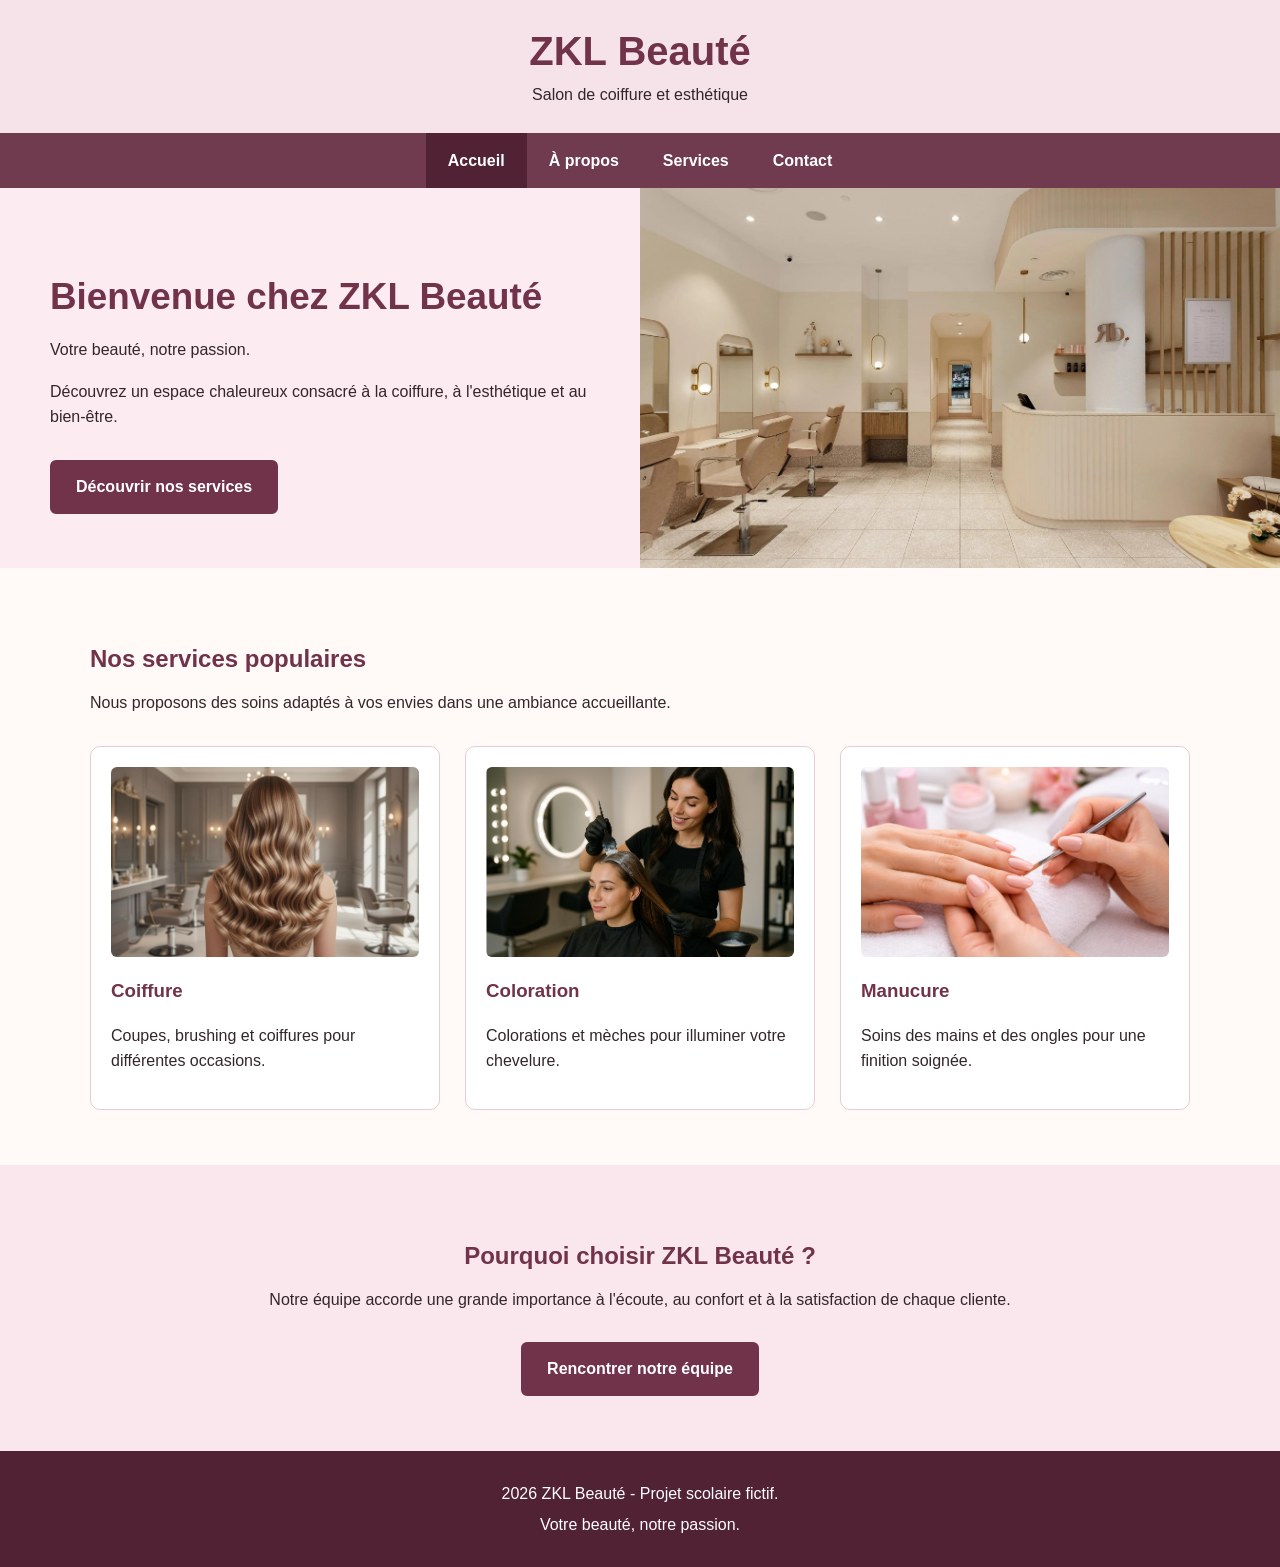
<file: index.html>
<!DOCTYPE html>
<html lang="fr">
<head>
    <meta charset="UTF-8">
    <meta name="viewport" content="width=device-width, initial-scale=1.0">
    <title>ZKL Beauté - Accueil</title>
    <link rel="stylesheet" href="css/style.css">
</head>

<body>

    <!-- En-tête -->
    <header>
        <div class="entete">
            <h1>ZKL Beauté</h1>
            <p>Salon de coiffure et esthétique</p>
        </div>

        <!-- Menu de navigation -->
        <nav>
            <ul>
                <li><a href="index.html" aria-current="page" >Accueil</a></li>
                <li><a href="apropos.html">À propos</a></li>
                <li><a href="services.html">Services</a></li>
                <li><a href="contact.html">Contact</a></li>
            </ul>
        </nav>
    </header>

    <main>

        <!-- Bannière principale -->
        <section class="banniere">
            <div class="texte-banniere">
                <h2>Bienvenue chez ZKL Beauté</h2>
                <p>Votre beauté, notre passion.</p>
                <p>Découvrez un espace chaleureux consacré à la coiffure, à l'esthétique et au bien-être.</p>
                <a class="bouton" href="services.html">Découvrir nos services</a>
            </div>

            <img src="assets/salon.jpeg" alt="Intérieur élégant d'un salon de beauté">
        </section>

        <!-- Services populaires -->
        <section class="conteneur">
            <h2>Nos services populaires</h2>
            <p class="introduction">Nous proposons des soins adaptés à vos envies dans une ambiance accueillante.</p>

            <div class="grille-services">

                <article class="carte">
                    <img src="assets/coiffure.png" alt="Coiffure et mise en beauté des cheveux">
                    <h3>Coiffure</h3>
                    <p>Coupes, brushing et coiffures pour différentes occasions.</p>
                </article>

                <article class="carte">
                    <img src="assets/colloration.png" alt="Service de coloration des cheveux">
                    <h3>Coloration</h3>
                    <p>Colorations et mèches pour illuminer votre chevelure.</p>
                </article>

                <article class="carte">
                    <img src="assets/manucure.png" alt="Soin des ongles et manucure">
                    <h3>Manucure</h3>
                    <p>Soins des mains et des ongles pour une finition soignée.</p>
                </article>

            </div>
        </section>

        <!-- Présentation de l'équipe -->
        <section class="section-rose">
            <div class="conteneur centre">
                <h2>Pourquoi choisir ZKL Beauté ?</h2>
                <p>Notre équipe accorde une grande importance à l'écoute, au confort et à la satisfaction de chaque cliente.</p>
                <a class="bouton" href="apropos.html">Rencontrer notre équipe</a>
            </div>
        </section>

    </main>

    <!-- Pied de page -->
    <footer>
        <p>2026 ZKL Beauté - Projet scolaire fictif.</p>
        <p>Votre beauté, notre passion.</p>
    </footer>

</body>
</html>
</file>
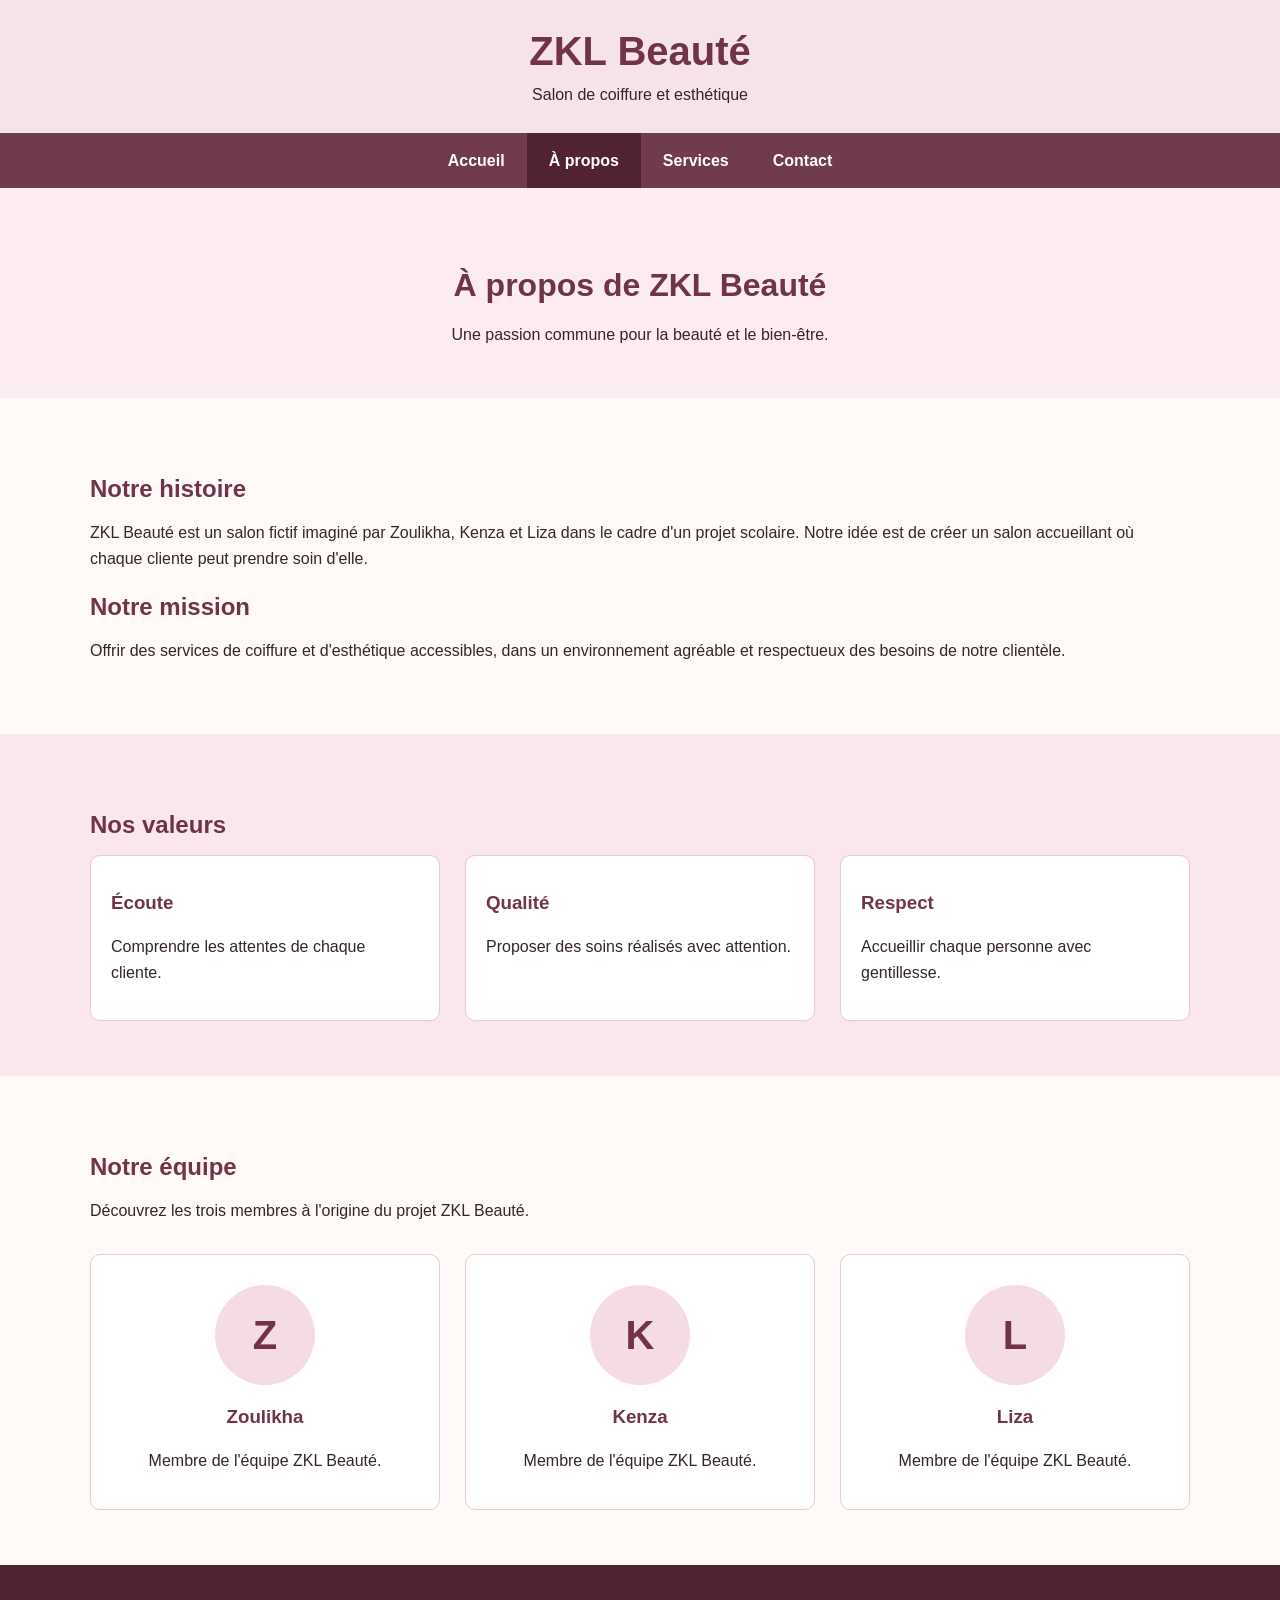
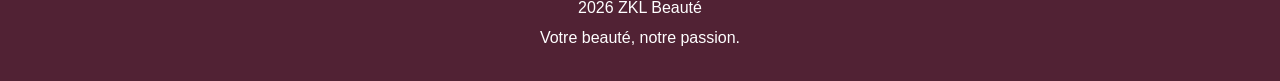
<file: apropos.html>
<!DOCTYPE html>
<html lang="fr">
<head>
    <meta charset="UTF-8">
    <meta name="viewport" content="width=device-width, initial-scale=1.0">
    <title>ZKL Beauté - À propos</title>
    <link rel="stylesheet" href="css/style.css">
</head>

<body>

    <!-- En-tête -->
    <header>
        <div class="entete">
            <h1>ZKL Beauté</h1>
            <p>Salon de coiffure et esthétique</p>
        </div>

        <!-- Menu de navigation -->
        <nav>
            <ul>
                <li><a href="index.html">Accueil</a></li>
                <li><a href="apropos.html" aria-current="page">À propos</a></li>
                <li><a href="services.html">Services</a></li>
                <li><a href="contact.html">Contact</a></li>
            </ul>
        </nav>
    </header>

    <main>

        <!-- Titre de la page -->
        <section class="titre-page">
            <h2>À propos de ZKL Beauté</h2>
            <p>Une passion commune pour la beauté et le bien-être.</p>
        </section>

        <!-- Notre histoire et notre mission -->
        <section class="conteneur">
            <h2>Notre histoire</h2>
            <p>ZKL Beauté est un salon fictif imaginé par Zoulikha, Kenza et Liza dans le cadre d'un projet scolaire. Notre idée est de créer un salon accueillant où chaque cliente peut prendre soin d'elle.</p>

            <h2>Notre mission</h2>
            <p>Offrir des services de coiffure et d'esthétique accessibles, dans un environnement agréable et respectueux des besoins de notre clientèle.</p>
        </section>

        <!-- Nos valeurs -->
        <section class="section-rose">
            <div class="conteneur">
                <h2>Nos valeurs</h2>

                <div class="grille-services">

                    <article class="carte">
                        <h3>Écoute</h3>
                        <p>Comprendre les attentes de chaque cliente.</p>
                    </article>

                    <article class="carte">
                        <h3>Qualité</h3>
                        <p>Proposer des soins réalisés avec attention.</p>
                    </article>

                    <article class="carte">
                        <h3>Respect</h3>
                        <p>Accueillir chaque personne avec gentillesse.</p>
                    </article>

                </div>
            </div>
        </section>

        <!-- Notre équipe -->
        <section class="conteneur">
            <h2>Notre équipe</h2>
            <p class="introduction">Découvrez les trois membres à l'origine du projet ZKL Beauté.</p>

            <div class="grille-services">

                <article class="carte membre">
                    <div class="initiale">Z</div>
                    <h3>Zoulikha</h3>
                    <p>Membre de l'équipe ZKL Beauté.</p>
                </article>

                <article class="carte membre">
                    <div class="initiale">K</div>
                    <h3>Kenza</h3>
                    <p>Membre de l'équipe ZKL Beauté.</p>
                </article>

                <article class="carte membre">
                    <div class="initiale">L</div>
                    <h3>Liza</h3>
                    <p>Membre de l'équipe ZKL Beauté.</p>
                </article>

            </div>
        </section>

    </main>

    <!-- Pied de page -->
    <footer>
        <p>2026 ZKL Beauté</p>
        <p>Votre beauté, notre passion.</p>
    </footer>

</body>
</html>
</file>
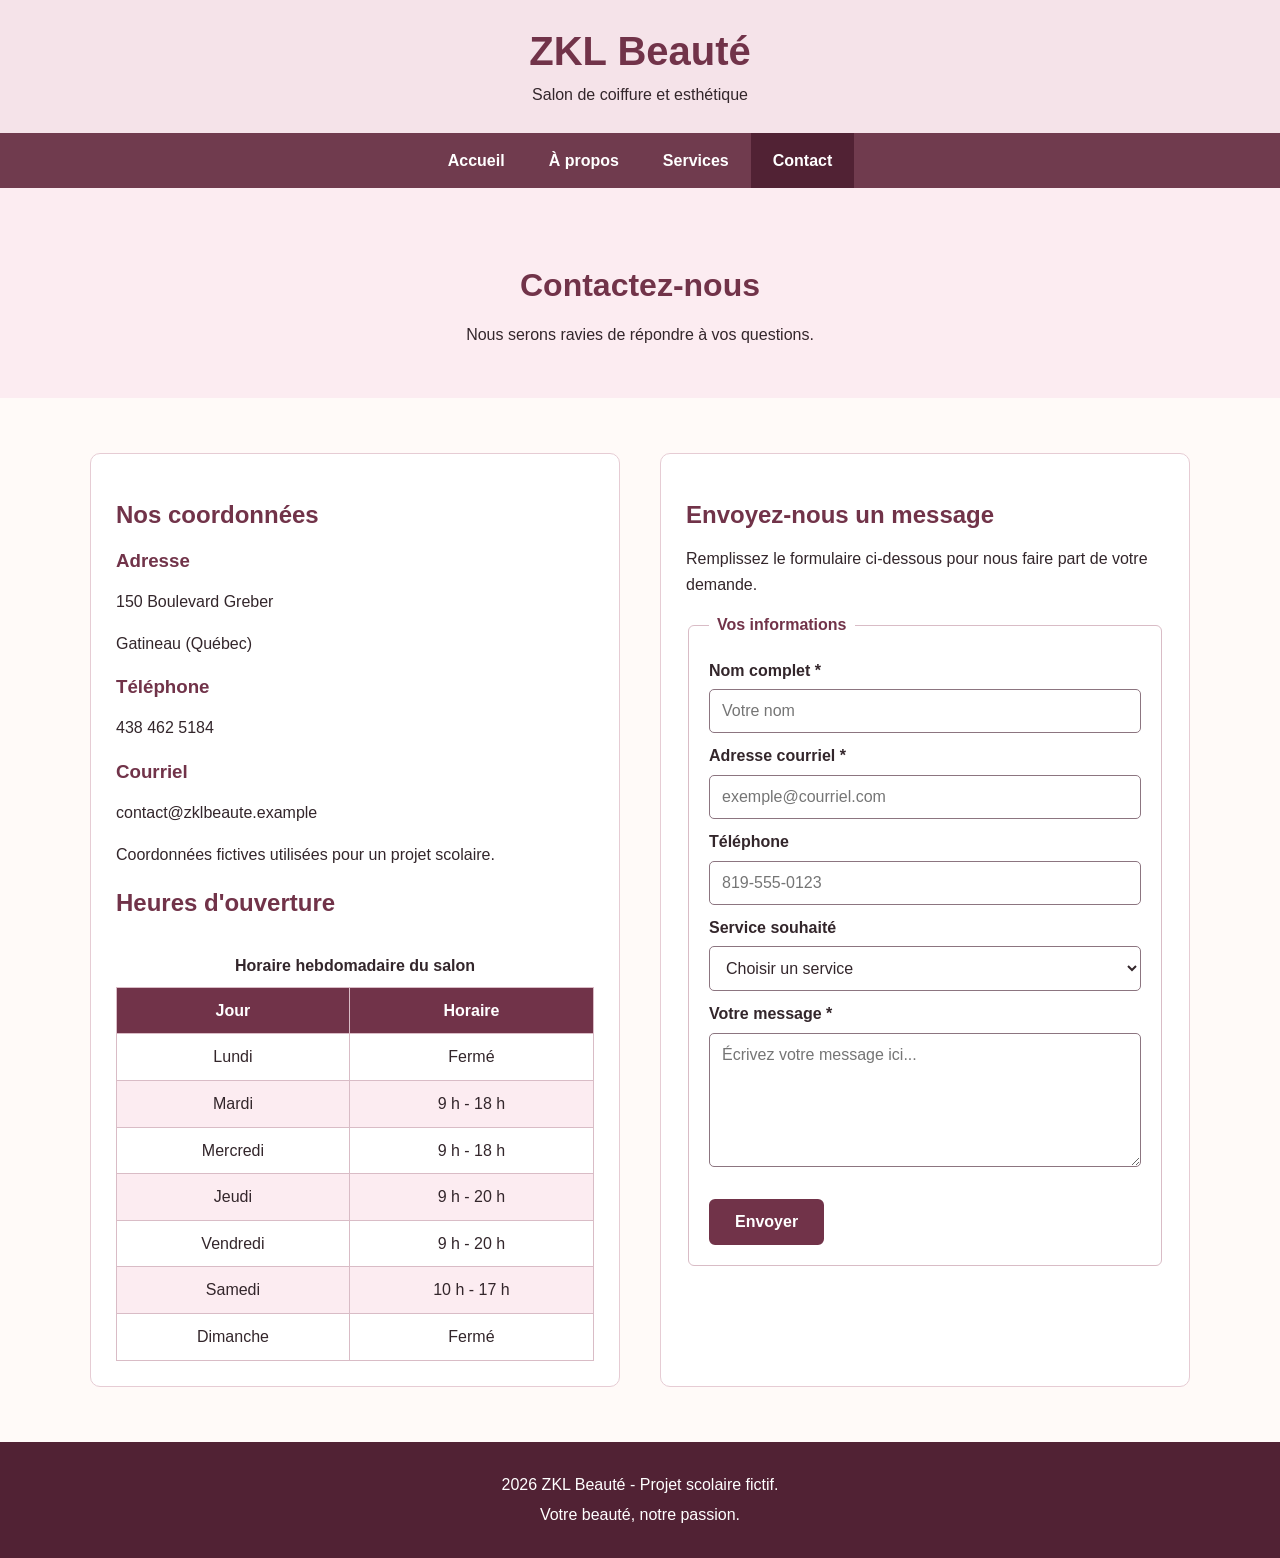
<file: contact.html>
<!DOCTYPE html>
<html lang="fr">
<head>
    <meta charset="UTF-8">
    <meta name="viewport" content="width=device-width, initial-scale=1.0">
    <title>ZKL Beauté - Contact</title>
    <link rel="stylesheet" href="css/style.css">
</head>

<body>

    <!-- En-tête -->
    <header>
        <div class="entete">
            <h1>ZKL Beauté</h1>
            <p>Salon de coiffure et esthétique</p>
        </div>

        <!-- Menu de navigation -->
        <nav>
            <ul>
                <li><a href="index.html">Accueil</a></li>
                <li><a href="apropos.html">À propos</a></li>
                <li><a href="services.html">Services</a></li>
                <li><a href="contact.html" aria-current="page">Contact</a></li>
            </ul>
        </nav>
    </header>

    <main>

        <!-- Titre de la page -->
        <section class="titre-page">
            <h2>Contactez-nous</h2>
            <p>Nous serons ravies de répondre à vos questions.</p>
        </section>

        <div class="conteneur colonnes-contact">

            <!-- Coordonnées du salon -->
            <section class="bloc-contact">
                <h2>Nos coordonnées</h2>

                <h3>Adresse</h3>
                <p>150 Boulevard Greber</p>
                <p>Gatineau (Québec)</p>

                <h3>Téléphone</h3>
                <p>438 462 5184</p>

                <h3>Courriel</h3>
                <p>contact@zklbeaute.example</p>

                <p class="note">Coordonnées fictives utilisées pour un projet scolaire.</p>

                <!-- Tableau des horaires -->
                <h2>Heures d'ouverture</h2>

                <div class="tableau-defilant">
                    <table>
                        <caption>Horaire hebdomadaire du salon</caption>

                        <thead>
                            <tr>
                                <th>Jour</th>
                                <th>Horaire</th>
                            </tr>
                        </thead>

                        <tbody>
                            <tr><td>Lundi</td><td>Fermé</td></tr>
                            <tr><td>Mardi</td><td>9 h - 18 h</td></tr>
                            <tr><td>Mercredi</td><td>9 h - 18 h</td></tr>
                            <tr><td>Jeudi</td><td>9 h - 20 h</td></tr>
                            <tr><td>Vendredi</td><td>9 h - 20 h</td></tr>
                            <tr><td>Samedi</td><td>10 h - 17 h</td></tr>
                            <tr><td>Dimanche</td><td>Fermé</td></tr>
                        </tbody>
                    </table>
                </div>
            </section>

            <!-- Formulaire de contact -->
            <section class="bloc-contact">
                <h2>Envoyez-nous un message</h2>
                <p>Remplissez le formulaire ci-dessous pour nous faire part de votre demande.</p>

                <form action="#" method="get">
                    <fieldset>
                        <legend>Vos informations</legend>

                        <div class="champ">
                            <label for="nom">Nom complet *</label>
                            <input type="text" id="nom" name="nom" placeholder="Votre nom" required>
                        </div>

                        <div class="champ">
                            <label for="courriel">Adresse courriel *</label>
                            <input type="email" id="courriel" name="courriel" placeholder="exemple@courriel.com" required>
                        </div>

                        <div class="champ">
                            <label for="telephone">Téléphone</label>
                            <input type="tel" id="telephone" name="telephone" placeholder="819-555-0123">
                        </div>

                        <div class="champ">
                            <label for="service">Service souhaité</label>
                            <select id="service" name="service">
                                <option value="">Choisir un service</option>
                                <option value="coupe">Coupe</option>
                                <option value="coloration">Coloration</option>
                                <option value="brushing">Brushing</option>
                                <option value="manucure">Manucure</option>
                                <option value="visage">Soin du visage</option>
                            </select>
                        </div>

                        <div class="champ">
                            <label for="message">Votre message *</label>
                            <textarea id="message" name="message" rows="6" placeholder="Écrivez votre message ici..." required></textarea>
                        </div>

                        <button type="submit" class="bouton">Envoyer</button>

                    </fieldset>
                </form>

            </section>

        </div>
    </main>

    <!-- Pied de page -->
    <footer>
        <p> 2026 ZKL Beauté - Projet scolaire fictif.</p>
        <p>Votre beauté, notre passion.</p>
    </footer>

</body>
</html>
</file>
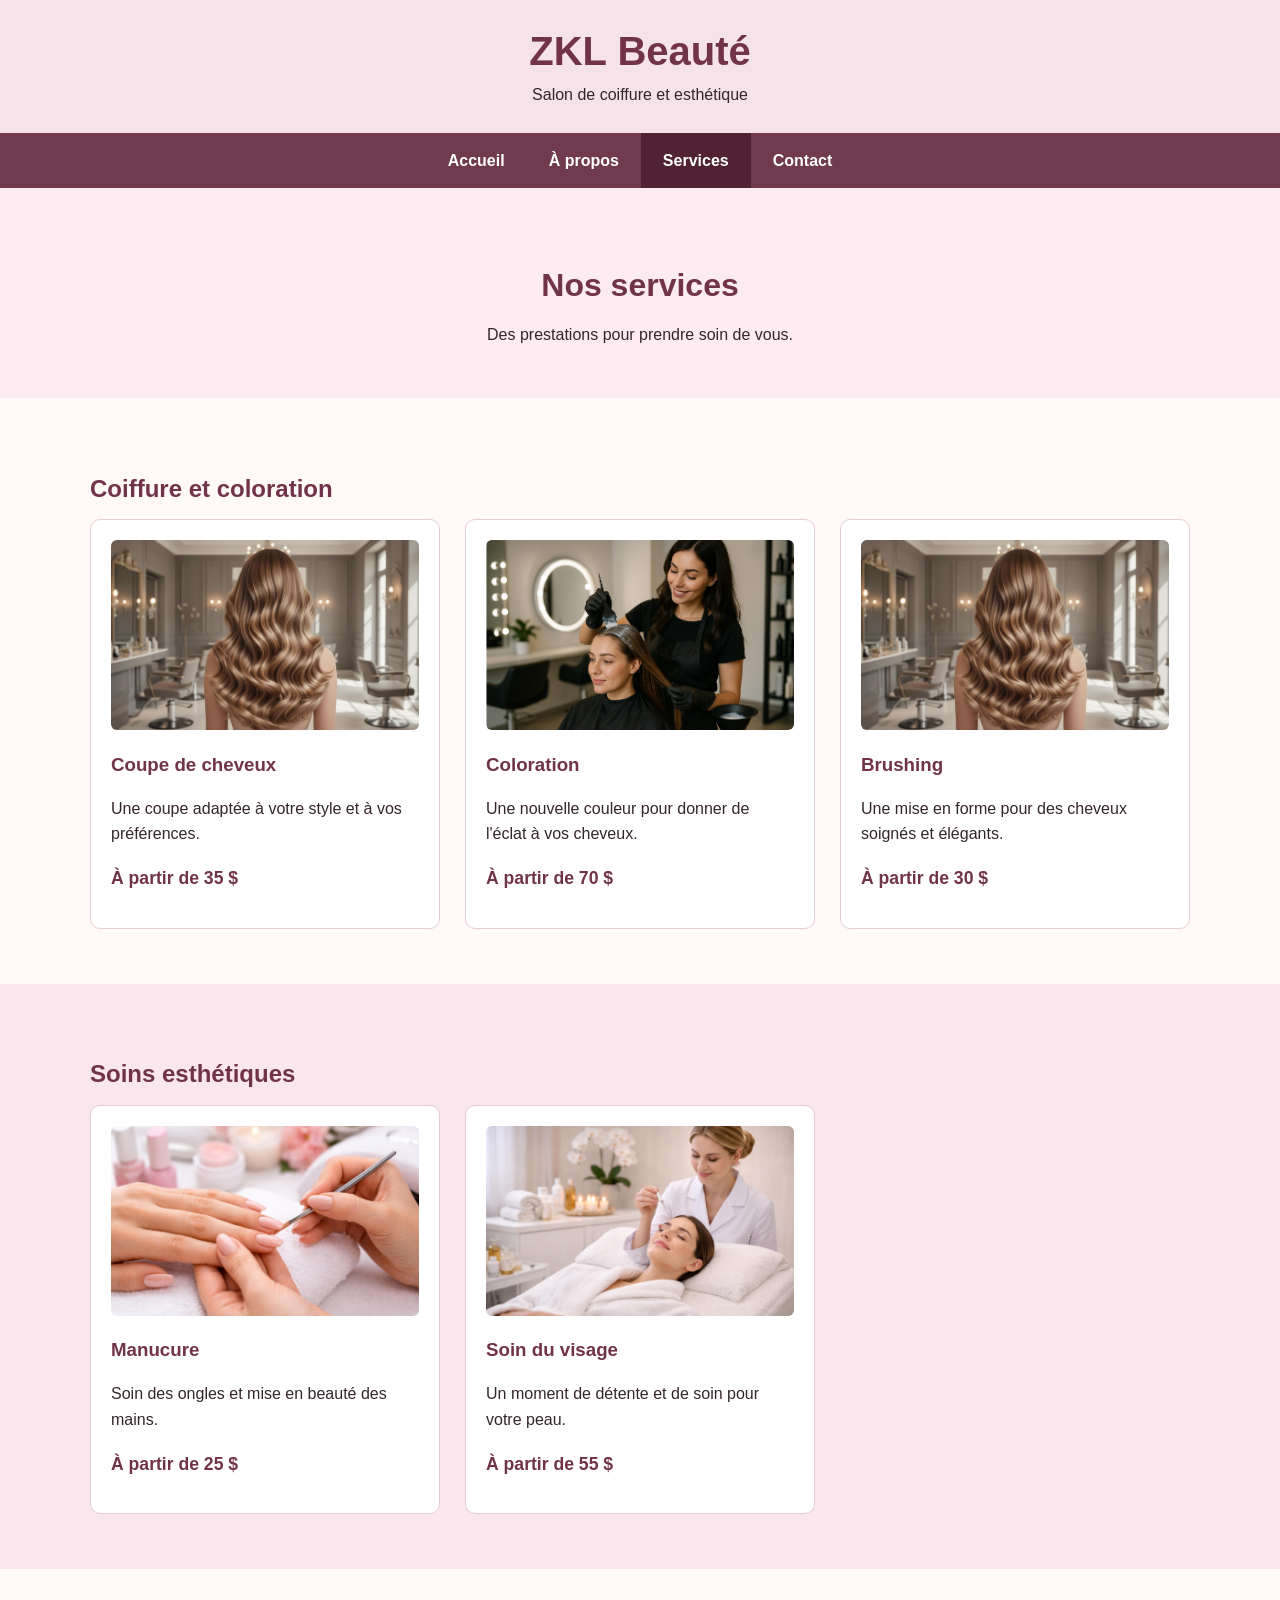
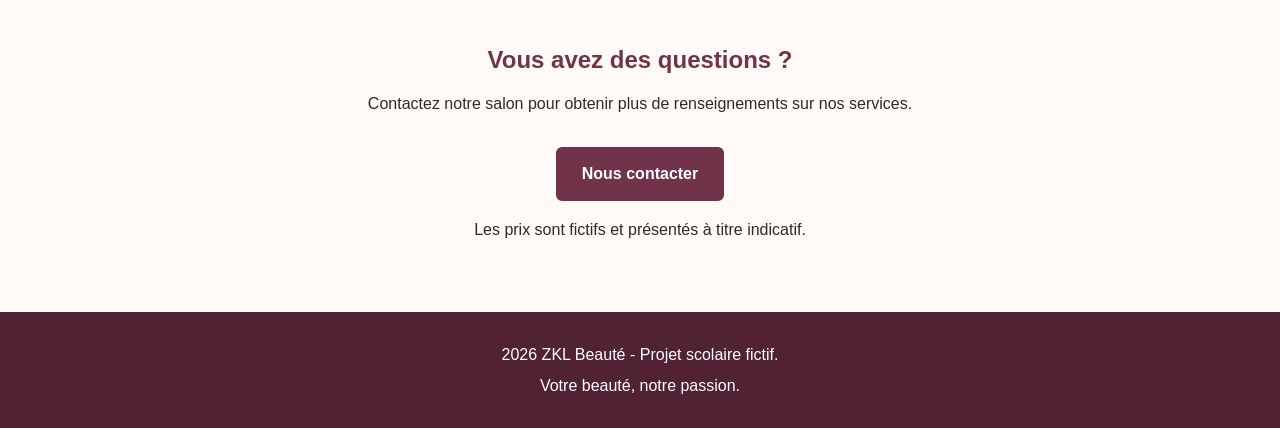
<file: services.html>
<!DOCTYPE html>
<html lang="fr">
<head>
    <meta charset="UTF-8">
    <meta name="viewport" content="width=device-width, initial-scale=1.0">
    <title>ZKL Beauté - Services</title>
    <link rel="stylesheet" href="css/style.css">
</head>

<body>

    <!-- En-tête -->
    <header>
        <div class="entete">
            <h1>ZKL Beauté</h1>
            <p>Salon de coiffure et esthétique</p> 
        </div>

        <!-- Menu de navigation -->
        <nav>
            <ul>
                <li><a href="index.html">Accueil</a></li>
                <li><a href="apropos.html">À propos</a></li>
                <li><a href="services.html" aria-current="page">Services</a></li>
                <li><a href="contact.html">Contact</a></li>
            </ul>
        </nav>
    </header>

    <main>

        <!-- Titre de la page -->
        <section class="titre-page">
            <h2>Nos services</h2>
            <p>Des prestations pour prendre soin de vous.</p>
        </section>

        <!-- Coiffure et coloration -->
        <section class="conteneur">
            <h2>Coiffure et coloration</h2>

            <div class="grille-services">

                <article class="carte">
                    <img src="assets/coiffure.png" alt="Service de coupe et de coiffure">
                    <h3>Coupe de cheveux</h3>
                    <p>Une coupe adaptée à votre style et à vos préférences.</p>
                    <p class="prix">À partir de 35 $</p>
                </article>

                <article class="carte">
                    <img src="assets/colloration.png" alt="Cheveux après une coloration">
                    <h3>Coloration</h3>
                    <p>Une nouvelle couleur pour donner de l'éclat à vos cheveux.</p>
                    <p class="prix">À partir de 70 $</p>
                </article>

                <article class="carte">
                    <img src="assets/coiffure.png" alt="Coiffure réalisée avec un brushing">
                    <h3>Brushing</h3>
                    <p>Une mise en forme pour des cheveux soignés et élégants.</p>
                    <p class="prix">À partir de 30 $</p>
                </article>

            </div>
        </section>

        <!-- Soins esthétiques -->
        <section class="section-rose">
            <div class="conteneur">
                <h2>Soins esthétiques</h2>

                <div class="grille-services">

                    <article class="carte">
                        <img src="assets/manucure.png" alt="Manucure et soin des mains">
                        <h3>Manucure</h3>
                        <p>Soin des ongles et mise en beauté des mains.</p>
                        <p class="prix">À partir de 25 $</p>
                    </article>

                    <article class="carte">
                        <img src="assets/soin.png" alt="Soin esthétique du visage">
                        <h3>Soin du visage</h3>
                        <p>Un moment de détente et de soin pour votre peau.</p>
                        <p class="prix">À partir de 55 $</p>
                    </article>

                </div>
            </div>
        </section>

        <!-- Contact -->
        <section class="conteneur centre">
            <h2>Vous avez des questions ?</h2>
            <p>Contactez notre salon pour obtenir plus de renseignements sur nos services.</p>
            <a class="bouton" href="contact.html">Nous contacter</a>
            <p class="note">Les prix sont fictifs et présentés à titre indicatif.</p>
        </section>

    </main>

    <!-- Pied de page -->
    <footer>
        <p>2026 ZKL Beauté - Projet scolaire fictif.</p>
        <p>Votre beauté, notre passion.</p>
    </footer>

</body>
</html>
</file>
<file: css/style.css>
/*Styles généraux */

* {
    box-sizing: border-box;
}

body {
    margin: 0;
    font-family: Arial, Helvetica, sans-serif;
    background-color: #fffaf8;
    color: #33262b;
    line-height: 1.6;
}

h1, h2, h3 {
    line-height: 1.3;
}

h2, h3 {
    color: #713349;
}

h2 {
    margin-bottom: 15px;
}

p {
    margin-bottom: 15px;
}

img {
    max-width: 100%;
    height: auto;
}

a {
    color: #713349;
}

/* En-tête */

header {
    background-color: #f5e3e9;
    text-align: center;
}

.entete {
    padding: 25px 15px;
}

.entete h1 {
    margin: 0;
    color: #713349;
    font-size: 2.5rem;
}

.entete p {
    margin: 5px 0 0;
}

/* Navigation */

nav {
    background-color: #703b4e;
}

nav ul {
    display: flex;
    justify-content: center;
    flex-wrap: wrap;
    list-style-type: none;
    margin: 0;
    padding: 0;
}

nav a {
    display: block;
    padding: 15px 22px;
    color: white;
    text-decoration: none;
    font-weight: bold;
}

nav a:hover,
nav a:focus,
nav a[aria-current="page"] {
    background-color: #512234;
    color: white;
}

/* Conteneur */

.conteneur {
    width: 90%;
    max-width: 1100px;
    margin: 0 auto;
    padding: 55px 0;
}

.introduction {
    margin-bottom: 30px;
}

.centre {
    text-align: center;
}

/* Bannière d'accueil */

.banniere {
    display: flex;
    align-items: center;
    background-color: #fcecf1;
    min-height: 380px;
}

.texte-banniere {
    width: 50%;
    padding: 50px;
}

.texte-banniere h2 {
    font-size: 2.3rem;
}

.banniere img {
    width: 50%;
    height: 380px;
    object-fit: cover;
}

/* Boutons */

.bouton {
    display: inline-block;
    background-color: #713349;
    color: white;
    padding: 12px 24px;
    margin-top: 15px;
    border: 2px solid #713349;
    border-radius: 6px;
    text-decoration: none;
    font-size: 1rem;
    font-family: Arial, Helvetica, sans-serif;
    font-weight: bold;
    cursor: pointer;
}

.bouton:hover,
.bouton:focus {
    background-color: #512234;
    border-color: #512234;
    color: white;
}

/* Cartes des services */

.grille-services {
    display: grid;
    grid-template-columns: repeat(3, 1fr);
    gap: 25px;
}

.carte {
    background-color: white;
    border: 1px solid #e6ccd4;
    border-radius: 10px;
    padding: 20px;
}

.carte img {
    width: 100%;
    height: 190px;
    object-fit: cover;
    border-radius: 6px;
}

.carte h3 {
    margin-top: 15px;
}

.prix {
    color: #713349;
    font-weight: bold;
    font-size: 1.1rem;
}

/* Sections */

.section-rose {
    background-color: #f9e7ed;
}

.titre-page {
    background-color: #fcecf1;
    text-align: center;
    padding: 50px 20px;
}

.titre-page h2 {
    font-size: 2rem;
}

.titre-page p {
    margin-bottom: 0;
}

/* Membres de l'équipe */

.membre {
    text-align: center;
}

.initiale {
    display: flex;
    justify-content: center;
    align-items: center;
    width: 100px;
    height: 100px;
    margin: 10px auto 20px;
    border-radius: 50%;
    background-color: #f5dce4;
    color: #713349;
    font-size: 2.5rem;
    font-weight: bold;
}

/* Contact */

.colonnes-contact {
    display: grid;
    grid-template-columns: 1fr 1fr;
    gap: 40px;
}

.bloc-contact {
    background-color: white;
    border: 1px solid #e6ccd4;
    border-radius: 10px;
    padding: 25px;
}

.bloc-contact h3 {
    margin-bottom: 5px;
}



/* Tableau des horaires */

.tableau-defilant {
    overflow-x: auto;
}

table {
    width: 100%;
    border-collapse: collapse;
    margin-top: 20px;
}

caption {
    margin-bottom: 8px;
    text-align: center;
    font-weight: bold;
    
}

th, td {
    border: 1px solid #d9bcc6;
    padding: 10px;
    text-align: center;
}

th {
    background-color: #713349;
    color: white;
}

tbody tr:nth-child(even) {
    background-color: #fcecf1;
}

/* Formulaire */

fieldset {
    border: 1px solid #d9bcc6;
    border-radius: 6px;
    padding: 20px;
}

legend {
    color: #713349;
    font-weight: bold;
    padding: 0 8px;
}

.champ {
    margin-bottom: 10px;
}

label {
    display: block;
    font-weight: bold;
    margin-bottom: 6px;
}

input, select, textarea {
    width: 100%;
    padding: 12px;
    border: 1px solid #8c7580;
    border-radius: 5px;
    background-color: white;
    color: #33262b;
    font-family: Arial, Helvetica, sans-serif;
    font-size: 1rem;
}

textarea {
    resize: vertical;
}

input:focus,
select:focus,
textarea:focus {
    outline: 2px solid #713349;
    outline-offset: 2px;
}

/* Pied de page */

footer {
    background-color: #512234;
    color: white;
    text-align: center;
    padding: 25px 15px;
}

footer p {
    margin: 5px 0;
}

/* Adaptation aux tablettes */

@media (max-width: 900px) {
    .banniere {
        flex-direction: column;
    }

    .texte-banniere {
        width: 100%;
    }

    .banniere img {
        width: 100%;
        height: auto;
        object-fit: contain;
    }

    .grille-services {
        grid-template-columns: repeat(2, 1fr);
    }

    .colonnes-contact {
        grid-template-columns: 1fr;
    }
}

/* Adaptation aux téléphones */

@media (max-width: 600px) {
    .entete h1 {
        font-size: 2rem;
    }

    nav ul {
        flex-direction: column;
    }

    nav a {
        padding: 10px;
        border-bottom: 1px solid #a46c80;
    }

    .banniere {
        flex-direction: column;
    }

    .texte-banniere {
        width: 80%;
        padding: 30px 20px;
        text-align: center;
    }

    .banniere img {
    width: 100%;
    height: auto;
    object-fit: contain;
    }
    .grille-services {
        grid-template-columns: 1fr;
    }

    .conteneur {
        width: 92%;
        padding: 35px 0;
    }

    .titre-page {
        padding: 35px 15px;
    }

    .titre-page h2 {
        font-size: 1.7rem;
    }

    .bloc-contact {
        padding: 15px;
    }

    fieldset {
        padding: 12px;
    }
}
</file>
